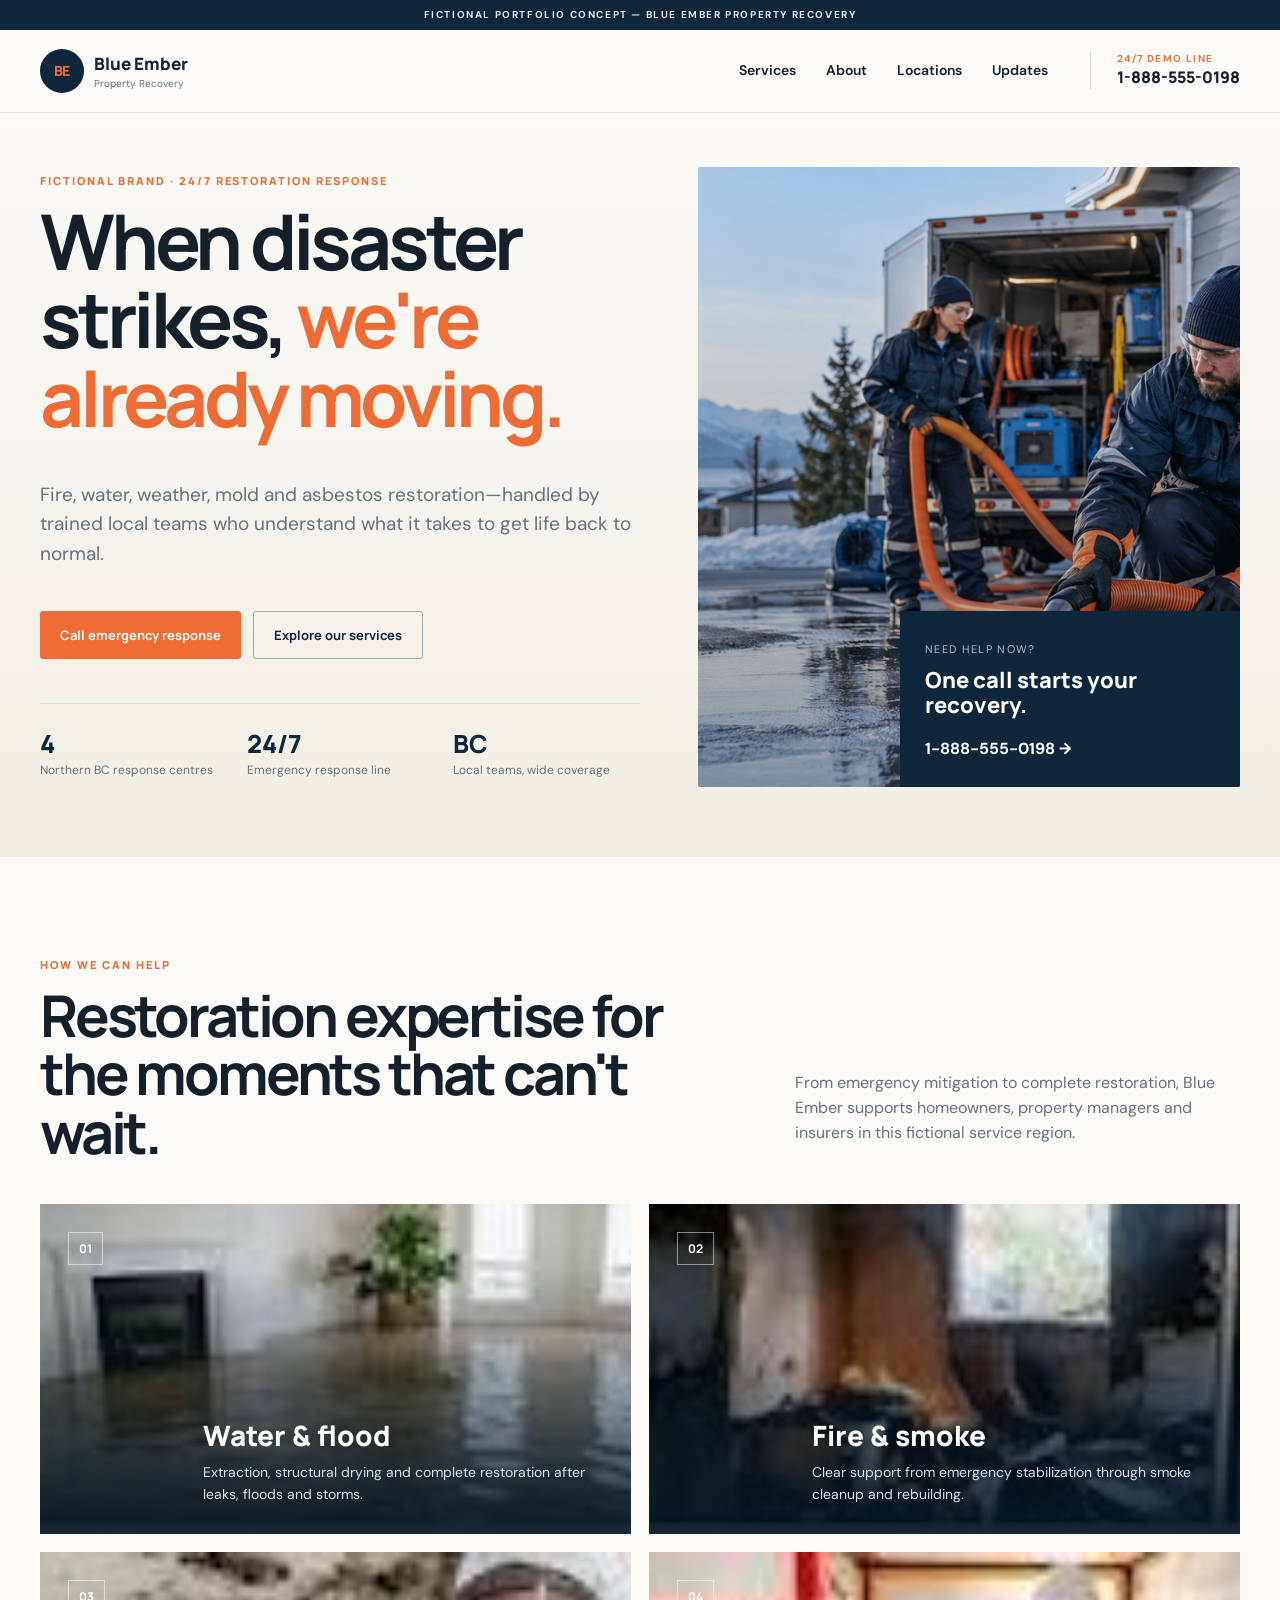
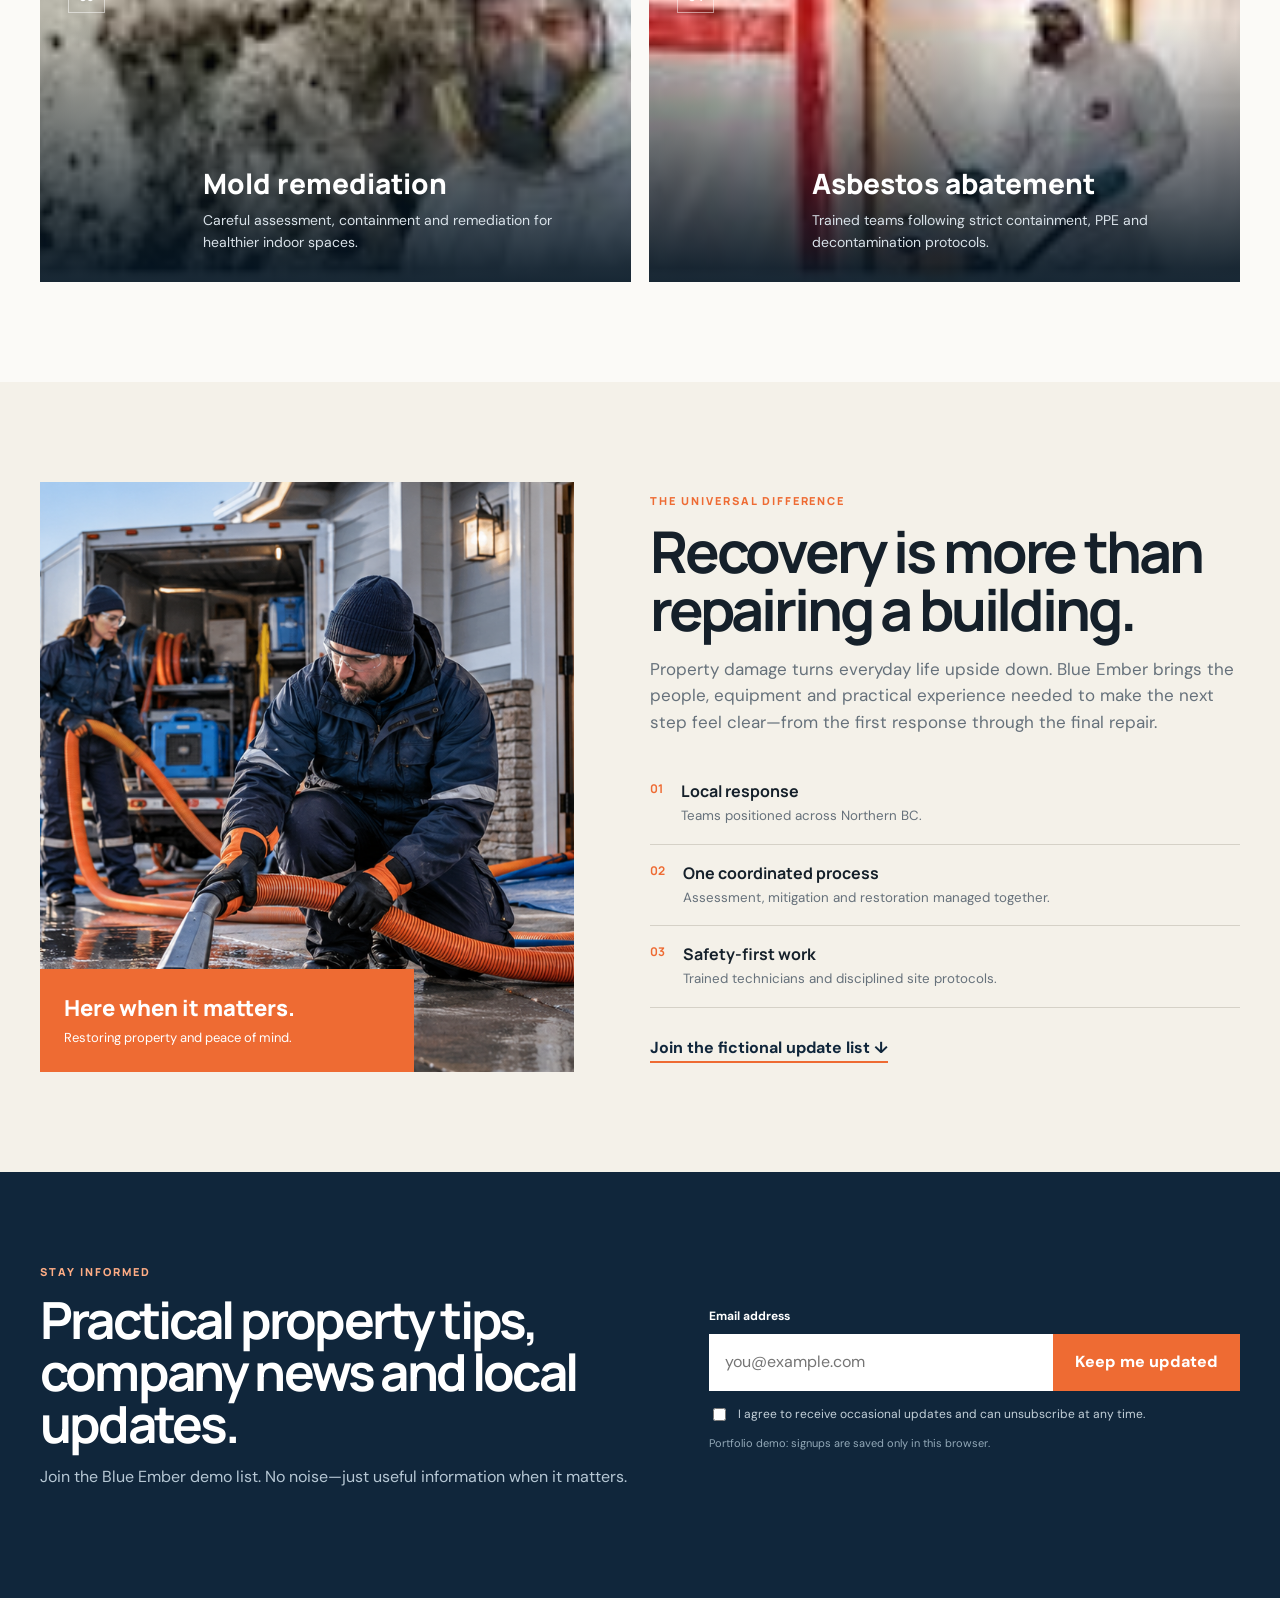
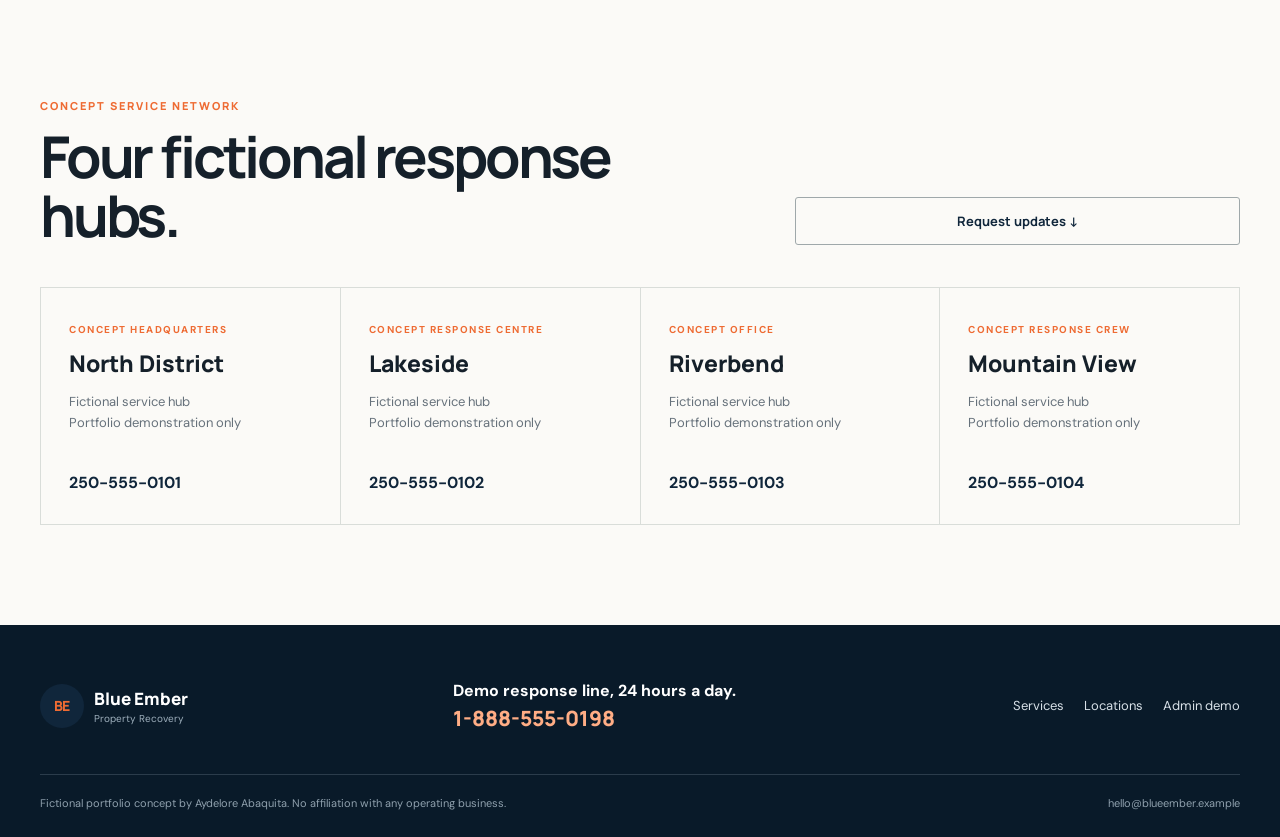
<file: index.html>
<!doctype html>
<html lang="en">
<head>
  <meta charset="utf-8">
  <meta name="viewport" content="width=device-width, initial-scale=1">
  <title>Blue Ember — Property Recovery</title>
  <meta name="description" content="A fictional portfolio landing page for Blue Ember Property Recovery.">
  <link rel="preconnect" href="https://fonts.googleapis.com">
  <link rel="preconnect" href="https://fonts.gstatic.com" crossorigin>
  <link href="https://fonts.googleapis.com/css2?family=DM+Sans:wght@400;500;600;700&family=Manrope:wght@600;700;800&display=swap" rel="stylesheet">
  <link rel="stylesheet" href="assets/styles.css">
</head>
<body>
  <div class="concept-bar">FICTIONAL PORTFOLIO CONCEPT — BLUE EMBER PROPERTY RECOVERY</div>
  <header class="site-header">
    <div class="shell nav-wrap">
      <a class="brand" href="#top" aria-label="Blue Ember home"><span class="brand-mark">BE</span><span><strong>Blue Ember</strong><small>Property Recovery</small></span></a>
      <nav aria-label="Main navigation"><a href="#services">Services</a><a href="#about">About</a><a href="#locations">Locations</a><a href="#updates">Updates</a></nav>
      <a class="phone-link" href="tel:18885550198"><span>24/7 demo line</span>1-888-555-0198</a>
      <button class="menu-btn" type="button" aria-label="Open menu" aria-expanded="false">Menu</button>
    </div>
  </header>
  <main id="top">
    <section class="hero">
      <div class="shell hero-grid">
        <div class="hero-copy">
          <p class="kicker">FICTIONAL BRAND · 24/7 RESTORATION RESPONSE</p>
          <h1>When disaster strikes, <em>we're already moving.</em></h1>
          <p class="hero-lead">Fire, water, weather, mold and asbestos restoration—handled by trained local teams who understand what it takes to get life back to normal.</p>
          <div class="hero-actions"><a class="button primary" href="tel:18779924321">Call emergency response</a><a class="button secondary" href="#services">Explore our services</a></div>
          <div class="hero-proof">
            <div><strong>4</strong><span>Northern BC response centres</span></div><div><strong>24/7</strong><span>Emergency response line</span></div><div><strong>BC</strong><span>Local teams, wide coverage</span></div>
          </div>
        </div>
        <div class="hero-visual" role="img" aria-label="Blue Ember restoration team responding at a property">
          <div class="visual-note"><span>Need help now?</span><strong>One call starts your recovery.</strong><a href="tel:18885550198">1-888-555-0198 →</a></div>
        </div>
      </div>
    </section>
    <section class="service-intro" id="services">
      <div class="shell">
        <div class="section-heading"><div><p class="kicker">HOW WE CAN HELP</p><h2>Restoration expertise for the moments that can't wait.</h2></div><p>From emergency mitigation to complete restoration, Blue Ember supports homeowners, property managers and insurers in this fictional service region.</p></div>
        <div class="service-grid">
          <article class="service-card water"><span>01</span><div><h3>Water & flood</h3><p>Extraction, structural drying and complete restoration after leaks, floods and storms.</p></div></article>
          <article class="service-card fire"><span>02</span><div><h3>Fire & smoke</h3><p>Clear support from emergency stabilization through smoke cleanup and rebuilding.</p></div></article>
          <article class="service-card mold"><span>03</span><div><h3>Mold remediation</h3><p>Careful assessment, containment and remediation for healthier indoor spaces.</p></div></article>
          <article class="service-card asbestos"><span>04</span><div><h3>Asbestos abatement</h3><p>Trained teams following strict containment, PPE and decontamination protocols.</p></div></article>
        </div>
      </div>
    </section>
    <section class="about" id="about">
      <div class="shell about-grid">
        <div class="about-image"><div class="about-badge"><strong>Here when it matters.</strong><span>Restoring property and peace of mind.</span></div></div>
        <div class="about-copy">
          <p class="kicker">THE UNIVERSAL DIFFERENCE</p><h2>Recovery is more than repairing a building.</h2>
          <p>Property damage turns everyday life upside down. Blue Ember brings the people, equipment and practical experience needed to make the next step feel clear—from the first response through the final repair.</p>
          <ul><li><span>01</span><div><strong>Local response</strong><small>Teams positioned across Northern BC.</small></div></li><li><span>02</span><div><strong>One coordinated process</strong><small>Assessment, mitigation and restoration managed together.</small></div></li><li><span>03</span><div><strong>Safety-first work</strong><small>Trained technicians and disciplined site protocols.</small></div></li></ul>
          <a class="text-link" href="#updates">Join the fictional update list ↓</a>
        </div>
      </div>
    </section>
    <section class="updates" id="updates">
      <div class="shell updates-card">
        <div><p class="kicker light">STAY INFORMED</p><h2>Practical property tips, company news and local updates.</h2><p>Join the Blue Ember demo list. No noise—just useful information when it matters.</p></div>
        <form id="emailForm" class="email-form">
          <label for="signupEmail">Email address</label>
          <div class="email-row"><input id="signupEmail" name="email" type="email" autocomplete="email" placeholder="you@example.com" required><button type="submit">Keep me updated</button></div>
          <label class="consent"><input type="checkbox" required><span>I agree to receive occasional updates and can unsubscribe at any time.</span></label>
          <p class="form-note">Portfolio demo: signups are saved only in this browser.</p>
          <div id="signupSuccess" class="signup-success" hidden role="status"><strong>You're on the list.</strong> Thanks for staying connected.</div>
        </form>
      </div>
    </section>
    <section class="locations" id="locations">
      <div class="shell">
        <div class="section-heading compact"><div><p class="kicker">CONCEPT SERVICE NETWORK</p><h2>Four fictional response hubs.</h2></div><a class="button secondary" href="#updates">Request updates ↓</a></div>
        <div class="location-grid">
          <article><span>Concept headquarters</span><h3>North District</h3><p>Fictional service hub<br>Portfolio demonstration only</p><a href="tel:12505550101">250-555-0101</a></article>
          <article><span>Concept response centre</span><h3>Lakeside</h3><p>Fictional service hub<br>Portfolio demonstration only</p><a href="tel:12505550102">250-555-0102</a></article>
          <article><span>Concept office</span><h3>Riverbend</h3><p>Fictional service hub<br>Portfolio demonstration only</p><a href="tel:12505550103">250-555-0103</a></article>
          <article><span>Concept response crew</span><h3>Mountain View</h3><p>Fictional service hub<br>Portfolio demonstration only</p><a href="tel:12505550104">250-555-0104</a></article>
        </div>
      </div>
    </section>
  </main>
  <footer>
    <div class="shell footer-grid"><a class="brand footer-brand" href="#top"><span class="brand-mark">BE</span><span><strong>Blue Ember</strong><small>Property Recovery</small></span></a><div><strong>Demo response line, 24 hours a day.</strong><a href="tel:18885550198">1-888-555-0198</a></div><div class="footer-links"><a href="#services">Services</a><a href="#locations">Locations</a><a href="admin.html">Admin demo</a></div></div>
    <div class="shell footer-bottom"><span>Fictional portfolio concept by Aydelore Abaquita. No affiliation with any operating business.</span><span>hello@blueember.example</span></div>
  </footer>
  <script src="assets/app.js"></script>
</body>
</html>
</file>
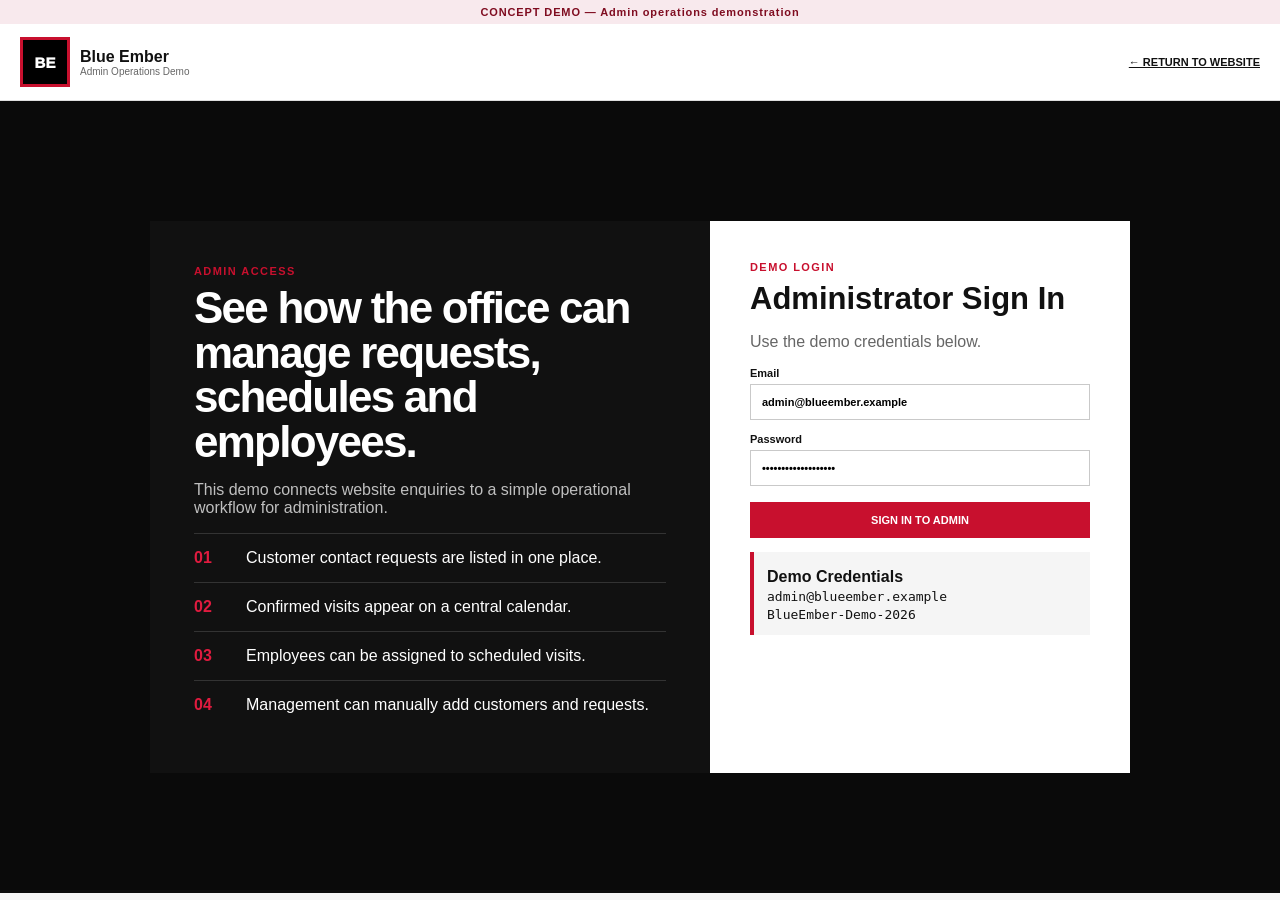
<file: admin.html>
<!doctype html>
<html lang="en">
<head>
  <meta charset="utf-8">
  <meta name="viewport" content="width=device-width, initial-scale=1">
  <title>Blue Ember — Admin Operations Demo</title>
  <link rel="stylesheet" href="assets/admin.css">
</head>
<body>
  <div class="concept-bar">CONCEPT DEMO — Admin operations demonstration</div>

  <header class="admin-header">
    <div class="container admin-nav">
      <a class="admin-brand" href="index.html">
        <span class="logo-box">BE</span>
        <span><strong>Blue Ember</strong><small>Admin Operations Demo</small></span>
      </a>
      <a href="index.html" class="back-link">← RETURN TO WEBSITE</a>
    </div>
  </header>

  <main>
    <section id="loginView" class="login-shell">
      <div class="login-layout">
        <div class="login-info">
          <div class="eyebrow">ADMIN ACCESS</div>
          <h1>See how the office can manage requests, schedules and employees.</h1>
          <p>This demo connects website enquiries to a simple operational workflow for administration.</p>

          <div class="login-feature"><b>01</b><span>Customer contact requests are listed in one place.</span></div>
          <div class="login-feature"><b>02</b><span>Confirmed visits appear on a central calendar.</span></div>
          <div class="login-feature"><b>03</b><span>Employees can be assigned to scheduled visits.</span></div>
          <div class="login-feature"><b>04</b><span>Management can manually add customers and requests.</span></div>
        </div>

        <form id="loginForm" class="login-card">
          <noscript><div class="error" style="display:block;margin-bottom:12px">JavaScript is disabled. Enable JavaScript to use the admin demo.</div></noscript>
          <div class="eyebrow">DEMO LOGIN</div>
          <h2>Administrator Sign In</h2>
          <p>Use the demo credentials below.</p>

          <label>Email
            <input id="loginEmail" type="email" value="admin@blueember.example" required>
          </label>

          <label>Password
            <input id="loginPassword" type="password" value="BlueEmber-Demo-2026" required>
          </label>

          <button id="signInButton" class="btn red full" type="submit">SIGN IN TO ADMIN</button>

          <div class="demo-creds">
            <strong>Demo Credentials</strong>
            <code>admin@blueember.example</code>
            <code>BlueEmber-Demo-2026</code>
          </div>

          <div id="loginError" class="error" hidden>Incorrect demo credentials.</div>
        </form>
      </div>
    </section>

    <section id="dashboardView" class="dashboard" hidden>
      <div class="container">
        <div class="dashboard-head">
          <div>
            <div class="eyebrow">OPERATIONS SYSTEM</div>
            <h1 id="pageTitle">Dashboard</h1>
            <p id="pageSubtitle">Customer requests and confirmed schedules in one view.</p>
          </div>

          <div class="dash-actions">
            <button class="btn light" id="resetDemo">RESET DEMO DATA</button>
            <button class="btn black" id="logoutBtn">LOG OUT</button>
          </div>
        </div>

        <nav class="admin-tabs" aria-label="Admin sections">
          <button class="admin-tab active" data-view="dashboardTab">Dashboard</button>
          <button class="admin-tab" data-view="employeesTab">Employees</button>
          <button class="admin-tab" data-view="managementTab">Management</button>
        </nav>

        <section id="dashboardTab" class="tab-view">
          <div id="metrics" class="metrics"></div>

          <div class="operations-grid">
            <section class="requests-column">
              <div class="section-card requests-panel">
                <div class="panel-title">
                  <div>
                    <strong>Requests</strong>
                    <small>Customers asking to be contacted</small>
                  </div>
                  <span id="requestCount"></span>
                </div>

                <div class="request-filters">
                  <input id="searchInput" type="search" placeholder="Search customer, service, email or phone…">
                  <select id="statusFilter">
                    <option value="">All Statuses</option>
                    <option>New</option>
                    <option>Contacted</option>
                    <option>Scheduled</option>
                    <option>Closed</option>
                  </select>
                </div>

                <div id="requestList" class="request-list"></div>
              </div>

              <aside id="detailPanel" class="section-card detail-panel">
                <div class="empty-state">
                  <div class="empty-mark">BE</div>
                  <h3>Select a customer request</h3>
                  <p>Review customer details, assign an employee and schedule a confirmed visit.</p>
                </div>
              </aside>
            </section>

            <section class="calendar-column">
              <div class="section-card calendar-card">
                <div class="calendar-head">
                  <div>
                    <strong>Confirmed Schedule</strong>
                    <small>All scheduled customer visits</small>
                  </div>
                  <div class="calendar-nav">
                    <button id="prevMonth" class="icon-btn">←</button>
                    <span id="calendarLabel"></span>
                    <button id="nextMonth" class="icon-btn">→</button>
                  </div>
                </div>
                <div class="calendar-weekdays">
                  <span>Sun</span><span>Mon</span><span>Tue</span><span>Wed</span><span>Thu</span><span>Fri</span><span>Sat</span>
                </div>
                <div id="calendarGrid" class="calendar-grid"></div>
              </div>

              <div class="section-card upcoming-card">
                <div class="panel-title">
                  <div><strong>Upcoming Visits</strong><small>Next confirmed appointments</small></div>
                </div>
                <div id="upcomingList" class="upcoming-list"></div>
              </div>
            </section>
          </div>
        </section>

        <section id="employeesTab" class="tab-view" hidden>
          <div class="employees-header">
            <div>
              <div class="eyebrow">TEAM SCHEDULE</div>
              <h2>Employees & Scheduled Visits</h2>
              <p>See who is assigned to each confirmed customer visit.</p>
            </div>
          </div>
          <div id="employeesGrid" class="employees-grid"></div>
        </section>

        <section id="managementTab" class="tab-view" hidden>
          <div class="management-layout">
            <div>
              <div class="eyebrow">MANAGEMENT</div>
              <h2>Manually Add a Customer</h2>
              <p>Use this when a customer calls the office directly or a request needs to be entered by staff.</p>

              <div class="management-notes">
                <strong>Common uses</strong>
                <span>Phone enquiries</span>
                <span>Walk-in / referral requests</span>
                <span>Insurance or partner referrals</span>
                <span>Internal job creation</span>
              </div>
            </div>

            <form id="manualCustomerForm" class="management-form">
              <div class="form-grid">
                <label>Full Name<input name="name" required placeholder="Customer name"></label>
                <label>Phone<input name="phone" required placeholder="250-555-0100"></label>
                <label>Email<input name="email" type="email" placeholder="customer@example.com"></label>
                <label>Preferred Contact
                  <select name="contactMethod">
                    <option>Phone call</option>
                    <option>Email</option>
                    <option>Text message</option>
                  </select>
                </label>
                <label>Service Needed
                  <select name="service" required>
                    <option value="">Select a service</option>
                    <option>Water Damage</option>
                    <option>Fire / Smoke Damage</option>
                    <option>Mold Remediation</option>
                    <option>Asbestos Abatement</option>
                    <option>Weather / Wind Damage</option>
                    <option>Other Restoration Service</option>
                  </select>
                </label>
                <label>Urgency
                  <select name="urgency">
                    <option>Emergency — immediate response</option>
                    <option selected>Urgent — today</option>
                    <option>Standard — within 1–2 business days</option>
                  </select>
                </label>
                <label class="span-2">Property / Service Address<input name="address" placeholder="Street, City, BC"></label>
                <label class="span-2">Details<textarea name="message" rows="5" placeholder="Add customer request details or internal context..."></textarea></label>
              </div>

              <button type="submit" class="btn red full">ADD CUSTOMER REQUEST</button>
              <div id="manualSuccess" class="management-success" hidden>Customer request added to the Requests list.</div>
            </form>
          </div>
        </section>
      </div>
    </section>
  </main>

  <script>
const KEY="blue_ember_demo_requests_v1";
const EMP_KEY="blue_ember_demo_employees_v1";
const EMAIL="admin@blueember.example";
const PASSWORD="BlueEmber-Demo-2026";

const employeeSeed=[
  {id:"EMP-001",name:"Jordan Lee",role:"Project Manager",phone:"250-555-0201"},
  {id:"EMP-002",name:"Alex Morgan",role:"Restoration Technician",phone:"250-555-0202"},
  {id:"EMP-003",name:"Taylor Singh",role:"Restoration Technician",phone:"250-555-0203"},
  {id:"EMP-004",name:"Chris Walker",role:"Estimator / Technician",phone:"250-555-0204"}
];

function dateISO(daysFromNow,hour=9){
  const d=new Date();
  d.setHours(hour,0,0,0);
  d.setDate(d.getDate()+daysFromNow);
  return d.toISOString().slice(0,10);
}
const seed=[
{id:"BE-A17QX",name:"Michael Chen",phone:"250-555-0198",email:"michael.chen@example.com",contactMethod:"Phone call",service:"Water Damage",urgency:"Emergency — immediate response",address:"North District",message:"Supply line failed overnight. Water has reached the main floor and basement ceiling.",status:"Scheduled",internalNotes:"Emergency visit confirmed.",scheduledDate:dateISO(0),scheduledTime:"10:30",employeeId:"EMP-002",createdAt:new Date(Date.now()-18*60000).toISOString()},
{id:"BE-K8L2P",name:"Sarah Thompson",phone:"250-555-0142",email:"sarah.t@example.com",contactMethod:"Email",service:"Mold Remediation",urgency:"Standard — within 1–2 business days",address:"Lakeside",message:"We found suspected mold behind drywall after a previous leak and would like an assessment.",status:"Contacted",internalNotes:"Left voicemail; follow-up email sent.",scheduledDate:"",scheduledTime:"",employeeId:"",createdAt:new Date(Date.now()-3.3*3600000).toISOString()},
{id:"BE-H4M9C",name:"David Wilson",phone:"250-555-0116",email:"dwilson@example.com",contactMethod:"Phone call",service:"Fire / Smoke Damage",urgency:"Urgent — today",address:"Riverbend",message:"Small kitchen fire is out. Need assessment for smoke and soot damage.",status:"Scheduled",internalNotes:"Assessment confirmed.",scheduledDate:dateISO(1),scheduledTime:"09:00",employeeId:"EMP-001",createdAt:new Date(Date.now()-22*3600000).toISOString()},
{id:"BE-P3D8R",name:"Emily Fraser",phone:"250-555-0133",email:"emily.f@example.com",contactMethod:"Text message",service:"Asbestos Abatement",urgency:"Standard — within 1–2 business days",address:"Mountain View",message:"Renovation project requires an asbestos assessment before work continues.",status:"Scheduled",internalNotes:"Site visit confirmed.",scheduledDate:dateISO(3),scheduledTime:"13:30",employeeId:"EMP-004",createdAt:new Date(Date.now()-30*3600000).toISOString()}
];

let memoryRequests=null;
function clone(v){return JSON.parse(JSON.stringify(v))}
function storageAvailable(){try{const t="__blue_ember_test__";localStorage.setItem(t,"1");localStorage.removeItem(t);return true}catch(e){return false}}
const HAS_STORAGE=storageAvailable();
function read(){
  if(HAS_STORAGE){
    try{
      const raw=localStorage.getItem(KEY),parsed=raw?JSON.parse(raw):null;
      if(Array.isArray(parsed)&&parsed.length)return parsed;
      const initial=clone(seed);localStorage.setItem(KEY,JSON.stringify(initial));return initial;
    }catch(e){}
  }
  if(!memoryRequests)memoryRequests=clone(seed);
  return memoryRequests;
}
function write(items){if(HAS_STORAGE){try{localStorage.setItem(KEY,JSON.stringify(items));return}catch(e){}}memoryRequests=items}
function employees(){return clone(employeeSeed)}
function esc(v=""){return String(v).replace(/[&<>"']/g,m=>({"&":"&amp;","<":"&lt;",">":"&gt;",'"':"&quot;","'":"&#039;"}[m]))}
function ago(iso){const m=Math.floor((Date.now()-new Date(iso))/60000);if(m<60)return `${Math.max(1,m)}m ago`;const h=Math.floor(m/60);return h<24?`${h}h ago`:`${Math.floor(h/24)}d ago`}
function fmtDate(v){if(!v)return "Not scheduled";return new Date(v+"T12:00:00").toLocaleDateString(undefined,{month:"short",day:"numeric",year:"numeric"})}
function employeeName(id){const e=employees().find(e=>e.id===id);return e?e.name:"Unassigned"}
function makeId(){return "BE-"+Math.random().toString(36).slice(2,7).toUpperCase()}

let selected=null;
let calendarCursor=new Date();
calendarCursor.setDate(1);

const login=document.getElementById("loginView"),dashboard=document.getElementById("dashboardView");
function setAuth(ok){login.hidden=ok;dashboard.hidden=!ok;if(ok){showTab("dashboardTab");renderAll()}}
document.getElementById("loginForm").addEventListener("submit",e=>{
  e.preventDefault();
  const ok=document.getElementById("loginEmail").value.trim()===EMAIL&&document.getElementById("loginPassword").value===PASSWORD;
  document.getElementById("loginError").hidden=ok;if(ok)setAuth(true)
});
document.getElementById("logoutBtn").onclick=()=>setAuth(false);
document.getElementById("resetDemo").onclick=()=>{write(clone(seed));selected=null;calendarCursor=new Date();calendarCursor.setDate(1);renderAll()};
document.getElementById("prevMonth").onclick=()=>{calendarCursor.setMonth(calendarCursor.getMonth()-1);renderCalendar(read())};
document.getElementById("nextMonth").onclick=()=>{calendarCursor.setMonth(calendarCursor.getMonth()+1);renderCalendar(read())};
["searchInput","statusFilter"].forEach(id=>document.getElementById(id).addEventListener("input",()=>renderRequests(read())));

document.querySelectorAll(".admin-tab").forEach(btn=>{
  btn.addEventListener("click",()=>showTab(btn.dataset.view));
});
function showTab(id){
  document.querySelectorAll(".tab-view").forEach(v=>v.hidden=v.id!==id);
  document.querySelectorAll(".admin-tab").forEach(b=>b.classList.toggle("active",b.dataset.view===id));
  const titles={
    dashboardTab:["Dashboard","Customer requests and confirmed schedules in one view."],
    employeesTab:["Employees","Employee assignments and scheduled customer visits."],
    managementTab:["Management","Add customer requests manually and manage intake."]
  };
  document.getElementById("pageTitle").textContent=titles[id][0];
  document.getElementById("pageSubtitle").textContent=titles[id][1];
  if(id==="employeesTab")renderEmployees(read());
}

function filtered(items){
  const q=document.getElementById("searchInput").value.trim().toLowerCase(),s=document.getElementById("statusFilter").value;
  return items.filter(x=>{const hay=[x.name,x.email,x.phone,x.service,x.address,x.id].join(" ").toLowerCase();return(!q||hay.includes(q))&&(!s||x.status===s)});
}
function renderMetrics(items){
  const stats=[
    ["Open Requests",items.filter(x=>x.status!=="Closed").length],
    ["Awaiting Contact",items.filter(x=>x.status==="New").length],
    ["Confirmed Visits",items.filter(x=>x.status==="Scheduled"&&x.scheduledDate).length],
    ["Employees Scheduled",new Set(items.filter(x=>x.status==="Scheduled"&&x.employeeId).map(x=>x.employeeId)).size]
  ];
  document.getElementById("metrics").innerHTML=stats.map(([k,v])=>`<div class="metric"><span>${k}</span><strong>${v}</strong></div>`).join("");
}
function renderRequests(items){
  const list=filtered(items);
  document.getElementById("requestCount").textContent=`${list.length} shown`;
  const el=document.getElementById("requestList");
  if(!list.length){el.innerHTML='<div class="no-results">No requests match these filters.</div>';return}
  el.innerHTML=list.map(x=>`
    <div class="request ${x.id===selected?"active":""}" data-id="${esc(x.id)}">
      <div>
        <h3>${esc(x.name)}</h3>
        <p>${esc(x.service)} · ${esc(x.address||"Address not provided")}</p>
        <div class="tags">
          <span class="tag ${x.status.toLowerCase()}">${esc(x.status)}</span>
          ${x.urgency.startsWith("Emergency")?'<span class="tag emergency">Emergency</span>':""}
          ${x.status==="Scheduled"&&x.scheduledDate?`<span class="tag">${esc(fmtDate(x.scheduledDate))}</span>`:""}
        </div>
      </div><span class="time">${ago(x.createdAt)}</span>
    </div>`).join("");
  el.querySelectorAll(".request").forEach(n=>n.onclick=()=>{selected=n.dataset.id;renderRequests(read());renderDetail(read())});
}
function renderDetail(items){
  const x=items.find(r=>r.id===selected),el=document.getElementById("detailPanel");
  if(!x){el.innerHTML='<div class="empty-state"><div class="empty-mark">BE</div><h3>Select a customer request</h3><p>Review customer details, assign an employee and schedule a confirmed visit.</p></div>';return}
  const employeeOptions=employees().map(e=>`<option value="${e.id}" ${e.id===x.employeeId?"selected":""}>${esc(e.name)} — ${esc(e.role)}</option>`).join("");
  el.innerHTML=`
    <div class="detail">
      <h2>${esc(x.name)}</h2><div class="detail-sub">${esc(x.id)} · submitted ${ago(x.createdAt)}</div>
      <div class="detail-section detail-grid">
        <div class="info"><span>Phone</span><strong>${esc(x.phone)}</strong></div>
        <div class="info"><span>Email</span><strong>${esc(x.email||"Not provided")}</strong></div>
        <div class="info"><span>Service</span><strong>${esc(x.service)}</strong></div>
        <div class="info"><span>Urgency</span><strong>${esc(x.urgency)}</strong></div>
        <div class="info"><span>Address</span><strong>${esc(x.address||"Not provided")}</strong></div>
        <div class="info"><span>Preferred Contact</span><strong>${esc(x.contactMethod)}</strong></div>
      </div>
      <div class="detail-section"><strong>Customer Message</strong><p>${esc(x.message||"No details provided.")}</p></div>
      <div class="detail-section">
        <strong>Schedule & Assignment</strong>
        <div class="schedule-form">
          <label>Status<select id="detailStatus">${["New","Contacted","Scheduled","Closed"].map(s=>`<option ${s===x.status?"selected":""}>${s}</option>`).join("")}</select></label>
          <label>Employee<select id="detailEmployee"><option value="">Unassigned</option>${employeeOptions}</select></label>
          <label>Visit Date<input id="detailDate" type="date" value="${esc(x.scheduledDate||"")}"></label>
          <label>Visit Time<input id="detailTime" type="time" value="${esc(x.scheduledTime||"")}"></label>
          <label class="wide">Internal Notes<textarea id="detailNotes" placeholder="Add call notes, assignment details or next steps...">${esc(x.internalNotes||"")}</textarea></label>
        </div>
        <div class="save-row"><button class="btn red" id="saveDetail">SAVE CHANGES</button><span id="savedFlash" class="saved"></span></div>
      </div>
    </div>`;
  document.getElementById("saveDetail").onclick=()=>{
    const all=read(),row=all.find(r=>r.id===selected);
    row.status=document.getElementById("detailStatus").value;
    row.employeeId=document.getElementById("detailEmployee").value;
    row.scheduledDate=document.getElementById("detailDate").value;
    row.scheduledTime=document.getElementById("detailTime").value;
    row.internalNotes=document.getElementById("detailNotes").value;
    if(row.scheduledDate&&row.employeeId&&row.status!=="Closed")row.status="Scheduled";
    write(all);renderAll();
    const f=document.getElementById("savedFlash");if(f){f.textContent="Saved";setTimeout(()=>f.textContent="",1200)}
  };
}

function scheduled(items){return items.filter(x=>x.status==="Scheduled"&&x.scheduledDate).sort((a,b)=>(a.scheduledDate+a.scheduledTime).localeCompare(b.scheduledDate+b.scheduledTime))}
function renderCalendar(items){
  const year=calendarCursor.getFullYear(),month=calendarCursor.getMonth();
  document.getElementById("calendarLabel").textContent=calendarCursor.toLocaleDateString(undefined,{month:"long",year:"numeric"});
  const first=new Date(year,month,1),start=new Date(year,month,1-first.getDay());
  const sched=scheduled(items),cells=[];
  for(let i=0;i<42;i++){
    const d=new Date(start);d.setDate(start.getDate()+i);
    const iso=d.toISOString().slice(0,10),same=d.getMonth()===month,events=sched.filter(x=>x.scheduledDate===iso);
    cells.push(`<div class="calendar-day ${same?"":"other"}"><span class="day-number">${d.getDate()}</span>${events.map(e=>`<span class="calendar-event"><strong>${esc(e.scheduledTime||"Time TBD")} · ${esc(e.name)}</strong><span>${esc(employeeName(e.employeeId))}</span></span>`).join("")}</div>`);
  }
  document.getElementById("calendarGrid").innerHTML=cells.join("");
  renderUpcoming(items);
}
function renderUpcoming(items){
  const today=new Date().toISOString().slice(0,10),list=scheduled(items).filter(x=>x.scheduledDate>=today).slice(0,6);
  document.getElementById("upcomingList").innerHTML=list.length?list.map(x=>`
    <div class="upcoming-item"><div class="upcoming-date">${esc(fmtDate(x.scheduledDate))}<br>${esc(x.scheduledTime||"TBD")}</div><div><strong>${esc(x.name)} — ${esc(x.service)}</strong><span>${esc(employeeName(x.employeeId))} · ${esc(x.address||"Address not provided")}</span></div></div>`).join(""):'<div class="no-results">No upcoming visits.</div>';
}
function renderEmployees(items){
  const es=employees(),sched=scheduled(items);
  document.getElementById("employeesGrid").innerHTML=es.map(e=>{
    const visits=sched.filter(x=>x.employeeId===e.id);
    return `<article class="employee-card">
      <div class="employee-head"><div><h3>${esc(e.name)}</h3><span>${esc(e.role)} · ${esc(e.phone)}</span></div><strong>${visits.length} visit${visits.length===1?"":"s"}</strong></div>
      <div class="employee-visits">${visits.length?visits.map(v=>`<div class="employee-visit"><strong>${esc(fmtDate(v.scheduledDate))} · ${esc(v.scheduledTime||"TBD")} — ${esc(v.name)}</strong><span>${esc(v.service)} · ${esc(v.address||"Address not provided")}</span></div>`).join(""):'<div class="no-visits">No confirmed visits assigned.</div>'}</div>
    </article>`;
  }).join("");
}

document.getElementById("manualCustomerForm").addEventListener("submit",e=>{
  e.preventDefault();
  const fd=new FormData(e.currentTarget),items=read();
  items.unshift({
    id:makeId(),name:fd.get("name"),phone:fd.get("phone"),email:fd.get("email"),contactMethod:fd.get("contactMethod"),
    service:fd.get("service"),urgency:fd.get("urgency"),address:fd.get("address"),message:fd.get("message"),
    status:"New",internalNotes:"Added manually by management.",scheduledDate:"",scheduledTime:"",employeeId:"",createdAt:new Date().toISOString()
  });
  write(items);e.currentTarget.reset();
  const s=document.getElementById("manualSuccess");s.hidden=false;setTimeout(()=>s.hidden=true,2500);
  renderAll();
});

function renderAll(){
  const items=read().sort((a,b)=>new Date(b.createdAt)-new Date(a.createdAt));
  renderMetrics(items);renderRequests(items);renderDetail(items);renderCalendar(items);renderEmployees(items);
}
setAuth(false);

</script>
</body>
</html>
</file>
<file: assets/styles.css>
:root{--navy:#10263b;--orange:#ee6b33;--cream:#f4f1e9;--paper:#fbfaf7;--ink:#15202a;--muted:#66717b;--line:#d9ddd9;--white:#fff}
*{box-sizing:border-box}html{scroll-behavior:smooth}body{margin:0;background:var(--paper);color:var(--ink);font-family:"DM Sans",sans-serif;line-height:1.55}a{color:inherit}img{max-width:100%}button,input{font:inherit}.shell{width:min(1200px,calc(100% - 40px));margin:auto}
.concept-bar{background:var(--navy);color:#dce9f3;text-align:center;padding:7px;font-size:10px;font-weight:700;letter-spacing:.16em}.site-header{position:sticky;top:0;z-index:50;background:rgba(251,250,247,.94);backdrop-filter:blur(14px);border-bottom:1px solid rgba(16,38,59,.1)}.nav-wrap{height:82px;display:flex;align-items:center;gap:42px}.brand{display:flex;align-items:center;gap:10px;width:auto;text-decoration:none}.brand-mark{display:grid;place-items:center;width:44px;height:44px;border-radius:50%;background:var(--navy);color:var(--orange);font:800 14px Manrope,sans-serif;letter-spacing:-.04em}.brand strong,.brand small{display:block;line-height:1.1}.brand strong{font:800 17px Manrope,sans-serif;color:var(--navy)}.brand small{font-size:10px;color:var(--muted);margin-top:3px}.site-header nav{display:flex;gap:30px;margin-left:auto}.site-header nav a{text-decoration:none;font-size:14px;font-weight:600}.site-header nav a:hover{color:var(--orange)}.phone-link{display:flex;flex-direction:column;text-decoration:none;border-left:1px solid var(--line);padding-left:26px;font-family:Manrope,sans-serif;font-weight:800}.phone-link span{font:600 10px "DM Sans",sans-serif;letter-spacing:.14em;text-transform:uppercase;color:var(--orange)}.menu-btn{display:none;border:0;background:none;font-weight:700}
.hero{padding:54px 0 70px;background:linear-gradient(180deg,#fbfaf7 0%,#f1eee5 100%)}.hero-grid{display:grid;grid-template-columns:1.05fr .95fr;min-height:620px;gap:58px;align-items:stretch}.hero-copy{display:flex;flex-direction:column;justify-content:center}.kicker{margin:0 0 14px;color:var(--orange);font:800 11px Manrope,sans-serif;letter-spacing:.18em}.hero h1,.section-heading h2,.about h2,.updates h2{font-family:Manrope,sans-serif;letter-spacing:-.055em;line-height:1.02}.hero h1{font-size:clamp(50px,6vw,82px);margin:0 0 24px;max-width:760px}.hero h1 em{font-style:normal;color:var(--orange)}.hero-lead{font-size:19px;color:var(--muted);max-width:630px}.hero-actions{display:flex;gap:12px;flex-wrap:wrap;margin:24px 0 44px}.button{display:inline-flex;align-items:center;justify-content:center;padding:14px 20px;text-decoration:none;border-radius:3px;font:700 13px Manrope,sans-serif}.button.primary{background:var(--orange);color:#fff}.button.primary:hover{background:#d95b27}.button.secondary{border:1px solid #9fa8aa;background:transparent;color:var(--navy)}.hero-proof{border-top:1px solid var(--line);display:grid;grid-template-columns:repeat(3,1fr);padding-top:22px;gap:20px}.hero-proof div{display:flex;flex-direction:column}.hero-proof strong{font:800 25px Manrope,sans-serif;color:var(--navy)}.hero-proof span{font-size:12px;color:var(--muted)}
.hero-visual{min-height:610px;position:relative;background:linear-gradient(180deg,rgba(8,24,38,.05),rgba(8,24,38,.35)),url('blue-ember-hero.png') center/cover no-repeat;border-radius:2px;overflow:hidden}.visual-note{position:absolute;right:0;bottom:0;width:min(340px,82%);padding:25px;background:var(--navy);color:#fff}.visual-note span{font-size:11px;text-transform:uppercase;letter-spacing:.12em;color:#9fc0d8}.visual-note strong{display:block;font:800 22px/1.15 Manrope,sans-serif;margin:7px 0 18px}.visual-note a{color:#fff;text-decoration:none;font-weight:700}
.service-intro{padding:100px 0}.section-heading{display:grid;grid-template-columns:1fr .65fr;gap:70px;align-items:end;margin-bottom:42px}.section-heading h2,.about h2,.updates h2{font-size:clamp(36px,4.5vw,58px);margin:0}.section-heading>p{color:var(--muted);font-size:16px}.service-grid{display:grid;grid-template-columns:repeat(2,1fr);gap:18px}.service-card{min-height:330px;padding:28px;color:#fff;display:flex;align-items:flex-end;gap:24px;position:relative;background-position:center;background-size:cover;overflow:hidden}.service-card:before{content:"";position:absolute;inset:0;background:linear-gradient(180deg,transparent 20%,rgba(5,22,36,.93) 100%)}.service-card>*{position:relative}.service-card>span{align-self:flex-start;margin-right:auto;font:700 12px Manrope,sans-serif;border:1px solid rgba(255,255,255,.5);padding:7px 10px}.service-card div{max-width:400px}.service-card h3{font:800 28px Manrope,sans-serif;margin:0}.service-card p{margin:8px 0 0;color:#d9e2e9;font-size:14px}.service-card.water{background-image:url('water.jpg')}.service-card.fire{background-image:url('fire.jpg')}.service-card.mold{background-image:url('mold.jpg')}.service-card.asbestos{background-image:url('asbestos.jpg')}
.about{padding:100px 0;background:var(--cream)}.about-grid{display:grid;grid-template-columns:.95fr 1.05fr;gap:76px;align-items:center}.about-image{min-height:590px;background:url('blue-ember-hero.png') 70% center/cover no-repeat;position:relative}.about-badge{position:absolute;left:0;bottom:0;background:var(--orange);color:#fff;padding:24px;width:70%}.about-badge strong,.about-badge span{display:block}.about-badge strong{font:800 22px Manrope,sans-serif}.about-badge span{font-size:13px;margin-top:5px}.about-copy>p:not(.kicker){color:var(--muted);font-size:17px}.about ul{list-style:none;padding:0;margin:28px 0}.about li{display:flex;gap:18px;padding:17px 0;border-bottom:1px solid #d5d1c7}.about li>span{font:700 12px Manrope,sans-serif;color:var(--orange)}.about li strong,.about li small{display:block}.about li strong{font:700 16px Manrope,sans-serif}.about li small{color:var(--muted);margin-top:4px}.text-link{font-weight:700;color:var(--navy);text-decoration:none;border-bottom:2px solid var(--orange);padding-bottom:3px}
.updates{padding:92px 0;background:var(--navy)}.updates-card{display:grid;grid-template-columns:1fr .9fr;gap:80px;align-items:center;color:#fff}.kicker.light{color:#ffad85}.updates h2{font-size:clamp(34px,4vw,54px)}.updates-card>div>p:last-child{color:#b6c7d4}.email-form label{display:block;font-size:12px;font-weight:700;margin-bottom:8px}.email-row{display:grid;grid-template-columns:1fr auto}.email-row input{min-width:0;border:0;padding:16px}.email-row button{border:0;background:var(--orange);color:#fff;font-weight:800;padding:0 22px;cursor:pointer}.consent{display:flex!important;align-items:flex-start;gap:9px;margin-top:14px!important;font-weight:400!important;color:#c3d0d9}.consent input{width:auto;margin-top:3px}.form-note{font-size:11px;color:#93a9b8}.signup-success{margin-top:14px;padding:13px;background:#1e4a3d;color:#e9fff6}.signup-success strong{margin-right:6px}
.locations{padding:100px 0}.section-heading.compact{align-items:end}.location-grid{display:grid;grid-template-columns:repeat(4,1fr);border-top:1px solid var(--line);border-left:1px solid var(--line)}.location-grid article{padding:28px;border-right:1px solid var(--line);border-bottom:1px solid var(--line)}.location-grid span{font-size:10px;text-transform:uppercase;letter-spacing:.15em;color:var(--orange);font-weight:700}.location-grid h3{font:800 23px Manrope,sans-serif;margin:7px 0}.location-grid p{min-height:66px;color:var(--muted);font-size:13px}.location-grid a{font-weight:700;text-decoration:none;color:var(--navy)}
footer{padding:54px 0 25px;background:#091a29;color:#fff}.footer-grid{display:grid;grid-template-columns:1fr 1fr 1fr;gap:40px;align-items:center}.footer-brand strong{color:#fff}.footer-brand small{color:#9fb0bd}.footer-grid>div:nth-child(2){display:flex;flex-direction:column}.footer-grid>div:nth-child(2) a{color:#ffad85;font:800 21px Manrope,sans-serif;text-decoration:none}.footer-links{display:flex;justify-content:flex-end;gap:20px}.footer-links a{color:#d8e1e8;text-decoration:none;font-size:13px}.footer-bottom{display:flex;justify-content:space-between;gap:20px;margin-top:42px;padding-top:20px;border-top:1px solid #2b3c4b;color:#8fa0ad;font-size:11px}.footer-bottom a{color:#b9c9d4}
@media(max-width:980px){.site-header nav,.phone-link{display:none}.menu-btn{display:block;margin-left:auto}.site-header nav{position:absolute;left:20px;right:20px;top:70px;background:var(--paper);padding:20px;flex-direction:column;box-shadow:0 15px 30px rgba(0,0,0,.12)}.hero-grid,.about-grid,.updates-card,.section-heading{grid-template-columns:1fr}.hero-visual{min-height:500px}.location-grid{grid-template-columns:repeat(2,1fr)}}
@media(max-width:640px){.shell{width:min(100% - 26px,1200px)}.nav-wrap{height:70px}.brand{width:155px}.hero{padding-top:35px}.hero-grid{gap:30px;min-height:0}.hero h1{font-size:48px}.hero-proof{grid-template-columns:1fr 1fr}.hero-proof div:last-child{grid-column:1/-1}.hero-visual{min-height:430px}.service-intro,.about,.updates,.locations{padding:70px 0}.service-grid,.location-grid{grid-template-columns:1fr}.service-card{min-height:280px}.about-image{min-height:450px}.email-row{grid-template-columns:1fr}.email-row button{padding:15px}.footer-grid{grid-template-columns:1fr}.footer-links{justify-content:flex-start}.footer-bottom{flex-direction:column}}
</file>
<file: assets/admin.css>
:root{
  --red:#c8102e;--red-dark:#9f0d24;--black:#080808;--ink:#111;--muted:#666;
  --line:#dedede;--soft:#f4f4f4;--white:#fff;--green:#1f7350
}
*{box-sizing:border-box}
body{margin:0;font-family:Arial,Helvetica,sans-serif;color:var(--ink);background:var(--soft)}
button,input,select,textarea{font:inherit}
.container{width:min(1240px,calc(100% - 36px));margin:auto}
.concept-bar{background:#f8e9ed;color:#7f0c20;padding:6px;text-align:center;font-size:11px;font-weight:900;letter-spacing:.08em}
.admin-header{background:#fff;border-bottom:1px solid var(--line)}
.admin-nav{height:76px;display:flex;align-items:center;justify-content:space-between}
.admin-brand{display:flex;align-items:center;gap:10px;text-decoration:none;color:#111}
.logo-box{display:grid;place-items:center;background:#000;color:#fff;border:3px solid var(--red);width:50px;height:50px;font-size:15px;font-weight:1000}
.admin-brand strong,.admin-brand small{display:block}.admin-brand small{font-size:10px;color:#666}
.back-link{font-size:11px;font-weight:900;color:#111}.eyebrow{font-size:11px;letter-spacing:.13em;font-weight:900;color:var(--red)}
.login-shell{min-height:calc(100vh - 108px);display:grid;place-items:center;padding:55px 20px;background:#0a0a0a}
.login-layout{width:min(980px,100%);display:grid;grid-template-columns:1fr .75fr;background:#fff}
.login-info{background:#111;color:#fff;padding:44px}.login-info h1{font-size:44px;line-height:1.02;letter-spacing:-.04em;margin:.2em 0}
.login-info>p{color:#bfbfbf}.login-feature{display:grid;grid-template-columns:42px 1fr;gap:10px;align-items:center;border-top:1px solid #333;padding:15px 0}
.login-feature b{color:#e01b3f}.login-card{padding:40px}.login-card h2{font-size:31px;margin:.25em 0}.login-card>p{color:var(--muted)}
label{display:flex;flex-direction:column;gap:5px;font-size:11px;font-weight:900;margin-top:13px}
input,select,textarea{width:100%;border:1px solid #c9c9c9;padding:11px;background:#fff}
.btn{border:0;padding:12px 15px;font-size:11px;font-weight:900;cursor:pointer}.btn.red{background:var(--red);color:#fff}.btn.red:hover{background:var(--red-dark)}
.btn.black{background:#000;color:#fff}.btn.light{background:#fff;color:#111;border:1px solid #bbb}.btn.full{width:100%;margin-top:16px}
.demo-creds{background:#f5f5f5;border-left:4px solid var(--red);padding:13px;margin-top:14px}.demo-creds strong,.demo-creds code{display:block;margin-top:3px}
.error{color:#b00;margin-top:10px;font-weight:900}
.dashboard{padding:38px 0 75px}.dashboard-head{display:flex;justify-content:space-between;align-items:flex-end;gap:25px}
.dashboard-head h1{font-size:42px;letter-spacing:-.04em;margin:.12em 0}.dashboard-head p{color:var(--muted);margin:0}.dash-actions{display:flex;gap:8px}
.admin-tabs{display:flex;gap:6px;margin:24px 0;border-bottom:1px solid #cfcfcf}.admin-tab{background:transparent;border:0;padding:13px 18px;font-size:12px;font-weight:900;cursor:pointer;border-bottom:3px solid transparent}
.admin-tab.active{color:var(--red);border-bottom-color:var(--red)}
.metrics{display:grid;grid-template-columns:repeat(4,1fr);gap:12px;margin:0 0 18px}.metric{background:#fff;border:1px solid var(--line);padding:18px;border-top:4px solid var(--red)}
.metric span{display:block;color:var(--muted);font-size:11px;font-weight:900}.metric strong{display:block;font-size:31px}
.operations-grid{display:grid;grid-template-columns:.92fr 1.08fr;gap:16px;align-items:start}
.requests-column,.calendar-column{display:grid;gap:16px}.section-card{background:#fff;border:1px solid var(--line)}
.panel-title,.calendar-head{display:flex;justify-content:space-between;align-items:center;padding:15px 17px;border-bottom:1px solid var(--line)}
.panel-title strong,.calendar-head strong{display:block}.panel-title small,.calendar-head small{display:block;color:var(--muted);font-size:10px;margin-top:2px}
.panel-title>span{color:var(--muted);font-size:11px}.request-filters{display:grid;grid-template-columns:1fr .55fr;gap:8px;padding:12px;border-bottom:1px solid var(--line)}
.request-list{max-height:390px;overflow:auto}.request{padding:14px 16px;border-bottom:1px solid #e7e7e7;cursor:pointer;display:grid;grid-template-columns:1fr auto;gap:10px}
.request:hover,.request.active{background:#faf0f2}.request h3{margin:0;font-size:15px}.request p{margin:4px 0;color:var(--muted);font-size:11px}
.tags{display:flex;gap:6px;flex-wrap:wrap}.tag{font-size:9px;font-weight:900;padding:4px 7px;border-radius:999px;background:#ededed}.tag.new{background:#f8e3e8;color:#95152d}
.tag.contacted{background:#ececec;color:#333}.tag.scheduled{background:#e6e6e6;color:#111}.tag.closed{background:#dcdcdc;color:#555}.tag.emergency{background:var(--red);color:#fff}.time{font-size:10px;color:var(--muted)}
.detail-panel{min-height:300px}.empty-state{text-align:center;padding:55px 30px;color:var(--muted)}.empty-mark{margin:0 auto 15px;width:52px;height:52px;display:grid;place-items:center;background:#000;color:#fff;border:3px solid var(--red);font-weight:900}
.detail{padding:18px}.detail h2{margin:0;font-size:23px}.detail-sub{color:var(--muted);font-size:10px}.detail-section{border-top:1px solid var(--line);margin-top:14px;padding-top:13px}
.detail-grid{display:grid;grid-template-columns:1fr 1fr;gap:8px}.info{background:#f7f7f7;padding:9px}.info span{display:block;font-size:8px;color:var(--muted);font-weight:900;text-transform:uppercase}.info strong{display:block;margin-top:2px;font-size:12px}
.schedule-form{display:grid;grid-template-columns:1fr 1fr;gap:8px}.schedule-form .wide{grid-column:1/-1}.status-controls textarea{min-height:85px}.save-row{margin-top:9px}.saved{color:#7f0c20;font-size:11px;font-weight:900;margin-left:8px}.no-results{padding:35px;text-align:center;color:var(--muted)}
.calendar-nav{display:flex;align-items:center;gap:8px}.calendar-nav span{min-width:120px;text-align:center;font-size:12px;font-weight:900}.icon-btn{background:#fff;border:1px solid #ccc;width:30px;height:30px;cursor:pointer}
.calendar-weekdays,.calendar-grid{display:grid;grid-template-columns:repeat(7,1fr)}.calendar-weekdays span{padding:9px 4px;text-align:center;font-size:9px;font-weight:900;color:#777;border-bottom:1px solid var(--line)}
.calendar-day{min-height:96px;border-right:1px solid #eee;border-bottom:1px solid #eee;padding:7px;position:relative;background:#fff}.calendar-day:nth-child(7n){border-right:0}.calendar-day.other{background:#fafafa;color:#bbb}.day-number{font-size:10px;font-weight:900}
.calendar-event{display:block;margin-top:5px;background:#111;color:#fff;border-left:4px solid var(--red);padding:5px;font-size:9px;line-height:1.25}.calendar-event strong,.calendar-event span{display:block}.calendar-event span{color:#ddd}
.upcoming-list{padding:8px 14px}.upcoming-item{display:grid;grid-template-columns:68px 1fr;gap:12px;padding:11px 0;border-bottom:1px solid #eee}.upcoming-item:last-child{border-bottom:0}.upcoming-date{font-size:10px;font-weight:900;color:var(--red)}.upcoming-item strong,.upcoming-item span{display:block}.upcoming-item span{font-size:10px;color:var(--muted)}
.employees-header h2,.management-layout h2{font-size:38px;letter-spacing:-.035em;margin:.15em 0}.employees-header p,.management-layout>div>p{color:var(--muted)}
.employees-grid{display:grid;grid-template-columns:repeat(2,1fr);gap:14px}.employee-card{background:#fff;border:1px solid var(--line);border-top:4px solid var(--red)}
.employee-head{padding:17px;display:flex;justify-content:space-between;align-items:center;border-bottom:1px solid var(--line)}.employee-head h3{margin:0}.employee-head span{font-size:10px;color:var(--muted)}
.employee-visits{padding:8px 16px}.employee-visit{padding:11px 0;border-bottom:1px solid #eee}.employee-visit:last-child{border-bottom:0}.employee-visit strong,.employee-visit span{display:block}.employee-visit span{font-size:10px;color:var(--muted)}
.no-visits{padding:20px 0;color:var(--muted);font-size:12px}
.management-layout{display:grid;grid-template-columns:.8fr 1.2fr;gap:55px;align-items:start}.management-notes{display:grid;gap:8px;margin-top:22px}.management-notes strong{margin-bottom:3px}.management-notes span{background:#fff;border-left:4px solid var(--red);padding:10px 12px;font-size:12px}
.management-form{background:#fff;border:1px solid var(--line);padding:24px}.form-grid{display:grid;grid-template-columns:1fr 1fr;gap:12px}.span-2{grid-column:1/-1}.management-form textarea{min-height:100px}.management-success{background:#f7e8eb;border-left:4px solid var(--red);padding:11px;margin-top:11px;font-size:12px;font-weight:900}
@media(max-width:980px){.operations-grid,.management-layout{grid-template-columns:1fr}.employees-grid{grid-template-columns:1fr}.calendar-day{min-height:82px}}
@media(max-width:850px){.login-layout{grid-template-columns:1fr}.metrics{grid-template-columns:1fr 1fr}.dashboard-head{display:block}.dash-actions{margin-top:12px}.request-filters,.schedule-form,.form-grid{grid-template-columns:1fr}.schedule-form .wide,.span-2{grid-column:auto}}
@media(max-width:560px){.metrics,.detail-grid{grid-template-columns:1fr}.login-info,.login-card{padding:27px}.calendar-day{min-height:68px;padding:4px}.calendar-event{font-size:8px}}
</file>
